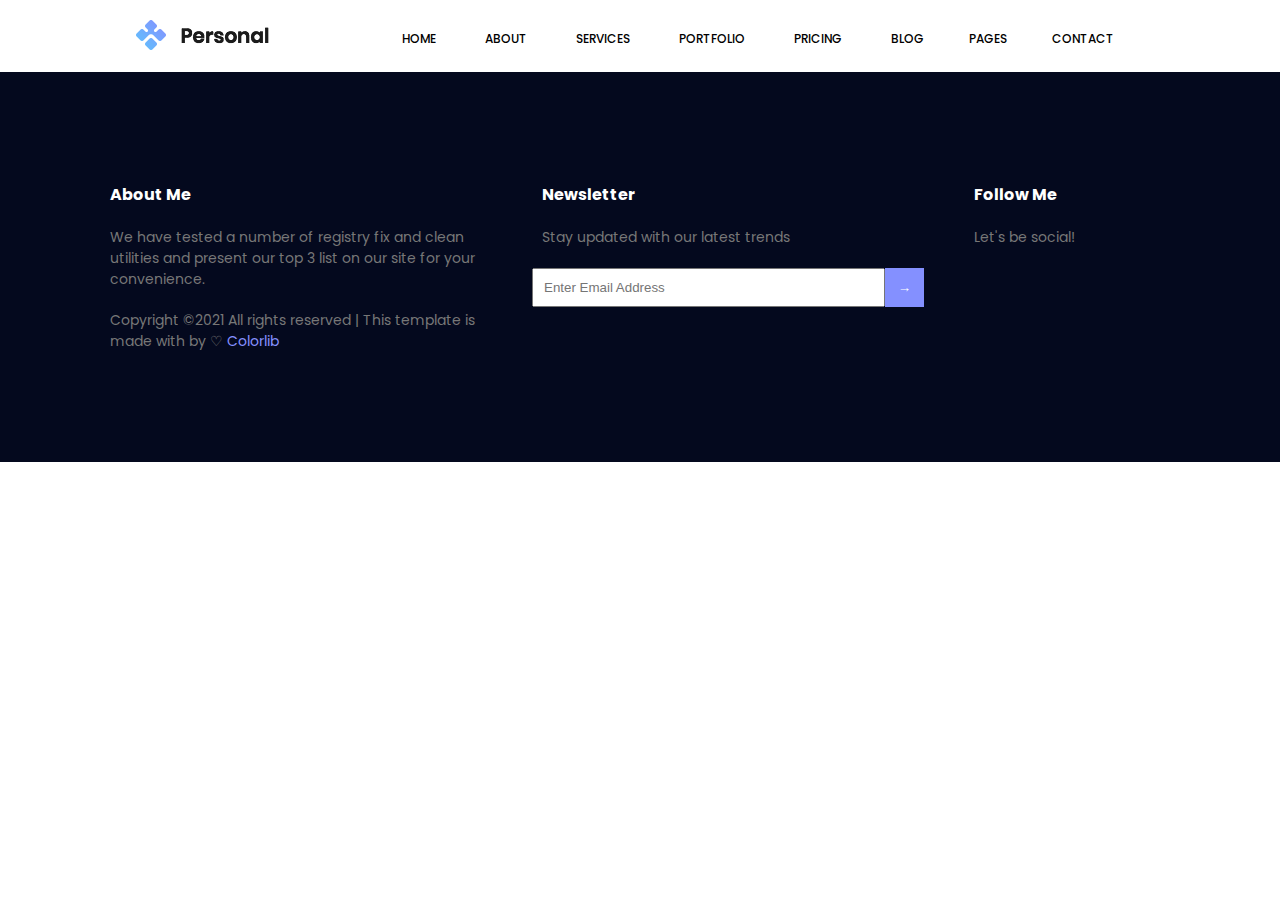
<file: index.html>
<!DOCTYPE html>
<html>
<head>

	<meta charset="UTF-8">
    <meta http-equiv="X-UA-Compatible" content="IE=edge">
    <meta name="viewport" content="width=device-width, initial-scale=1.0">
	<title> Personal Website </title>
    <link rel="preconnect" href="https://fonts.googleapis.com">
	<link rel="preconnect" href="https://fonts.gstatic.com" crossorigin>
	<link href="https://fonts.googleapis.com/css2?family=Poppins:ital,wght@0,100;0,200;0,300;0,400;0,500;0,600;0,700;0,800;0,900;1,100;1,200;1,300;1,400;1,500;1,600;1,700;1,800;1,900&display=swap" rel="stylesheet">
    <link rel="stylesheet" href="assets/css/style.css">
	</head>
	
<body>

	<div class="navbar">
		<div class="container">
			<div class="logo">
	<img src="assets/images/logo.png"" alt="logo">
			</div>

	<ul class="navbar_link">
		<li><a href="index.html">HOME</a></li>
		<li><a href="about.html">ABOUT</a></li>
		<li><a href="services.html">SERVICES</a></li>
		<li><a href="portfolio.html">PORTFOLIO</a></li>
		<li><a href="pricing.html">PRICING</a></li>
		<li><a href="blog.html">BLOG</a>
		<li><a href="pages.html">PAGES</a>
		<li><a href="contact.html">CONTACT</a></li>
	</ul>
</div>
</div>
<footer class="footer">
        <div class="footer-container">
            <div class="footer-item">
                <h4>About Me</h4>
                <p>We have tested a number of registry fix and clean utilities and present our top 3 list on our site for your convenience.</p>
                <p>Copyright ©2021 All rights reserved | This template is made with by ♡ <span>Colorlib</span></p>
            </div>

            <div class="footer-item">
                <h4>Newsletter</h4>
                <p>Stay updated with our latest trends</p>
                <div class="email">
                    <input type="email" class="enter-email" placeholder="Enter Email Address">
                    <input type="button" class="arrow" value="→">
                </div>
            </div>

            <div class="footer-item">
                <h4>Follow Me</h4>
                <p>Let's be social!</p>
                <div class="footer-icons">
                    <a><i class="fab fa-facebook-f"></i></a>
                    <a><i class="fab fa-twitter"></i></a>
                    <a><i class="fab fa-dribbble"></i></a>
                    <a><i class="fab fa-behance"></i></a>
                </div>
            </div>
        </div>
	</footer>
	

    </body>

</html>
</file>
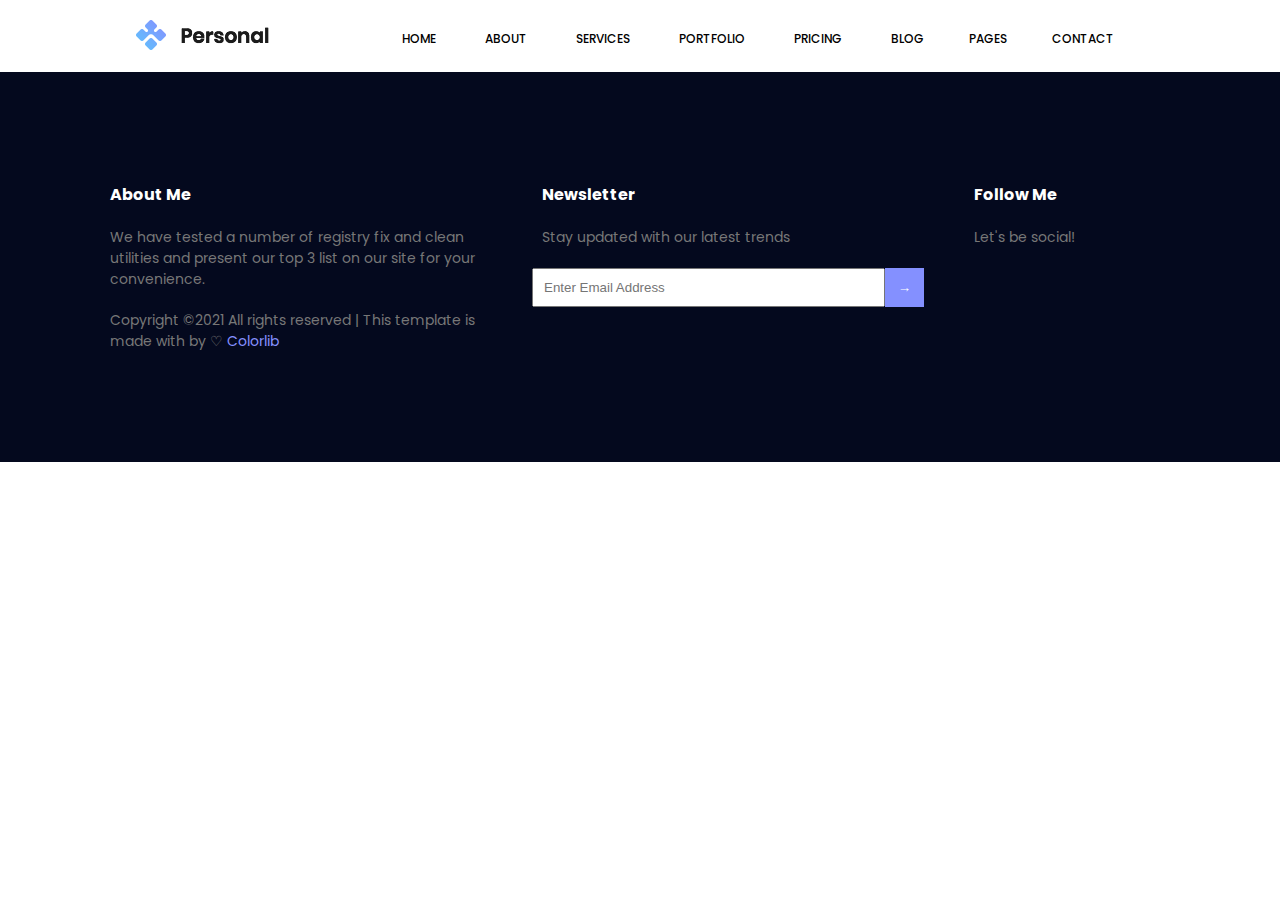
<file: about.html>
<!DOCTYPE html>
<html>
        <head>

                <meta charset="UTF-8">
                <meta http-equiv="X-UA-Compatible" content="IE=edge">
                <meta name="viewport" content="width=device-width, initial-scale=1.0">
                <title> Personal Website </title>
                <link rel="preconnect" href="https://fonts.googleapis.com">
                <link rel="preconnect" href="https://fonts.gstatic.com" crossorigin>
                <link href="https://fonts.googleapis.com/css2?family=Poppins:ital,wght@0,100;0,200;0,300;0,400;0,500;0,600;0,700;0,800;0,900;1,100;1,200;1,300;1,400;1,500;1,600;1,700;1,800;1,900&display=swap" rel="stylesheet">
                <link rel="stylesheet" href="assets/css/style.css">
                </head>
<body>

        <div class="navbar">
                <div class="container">
                    <div class="logo">
            <img src="assets/images/logo.png"" alt="logo">
                    </div>
        
            <ul class="navbar_link">
                <li><a href="index.html">HOME</a></li>
                <li><a href="about.html">ABOUT</a></li>
                <li><a href="services.html">SERVICES</a></li>
                <li><a href="portfolio.html">PORTFOLIO</a></li>
                <li><a href="pricing.html">PRICING</a></li>
                <li><a href="blog.html">BLOG</a>
                <li><a href="pages.html">PAGES</a>
                <li><a href="contact.html">CONTACT</a></li>
            </ul>
        </div>
        </div>

    <footer class="footer">
            <div class="footer-container">
                <div class="footer-item">
                    <h4>About Me</h4>
                    <p>We have tested a number of registry fix and clean utilities and present our top 3 list on our site for your convenience.</p>
                    <p>Copyright ©2021 All rights reserved | This template is made with by ♡ <span>Colorlib</span></p>
                </div>
    
                <div class="footer-item">
                    <h4>Newsletter</h4>
                    <p>Stay updated with our latest trends</p>
                    <div class="email">
                        <input type="email" class="enter-email" placeholder="Enter Email Address">
                        <input type="button" class="arrow" value="→">
                    </div>
                </div>
    
                <div class="footer-item">
                    <h4>Follow Me</h4>
                    <p>Let's be social!</p>
                    <div class="footer-icons">
                        <a><i class="fab fa-facebook-f"></i></a>
                        <a><i class="fab fa-twitter"></i></a>
                        <a><i class="fab fa-dribbble"></i></a>
                        <a><i class="fab fa-behance"></i></a>
                    </div>
                </div>
            </div>
        </footer>

        </body>
        </html>
</file>
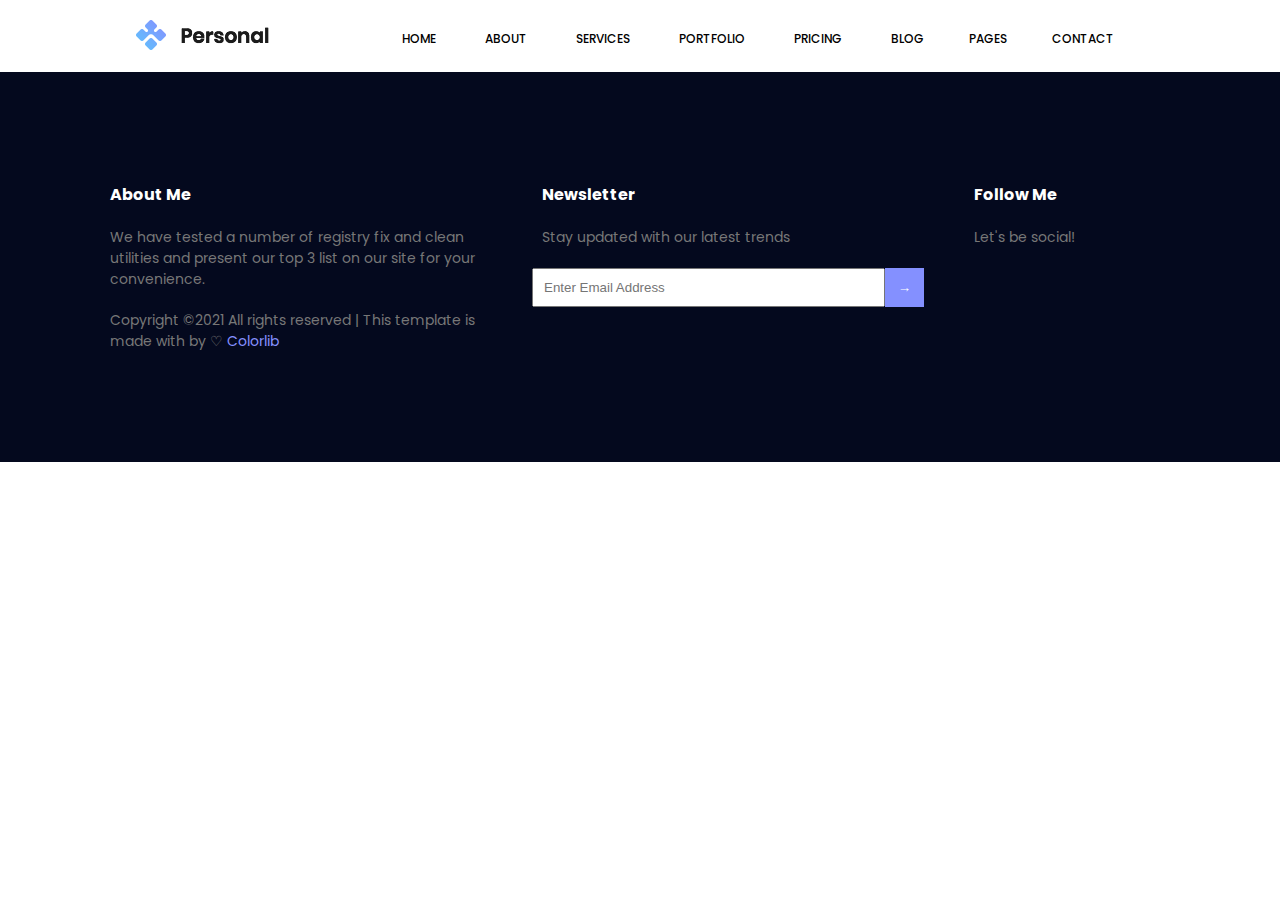
<file: blog.html>
<!DOCTYPE html>

<html>
    <head>

        <meta charset="UTF-8">
        <meta http-equiv="X-UA-Compatible" content="IE=edge">
        <meta name="viewport" content="width=device-width, initial-scale=1.0">
        <title> Personal Website </title>
        <link rel="preconnect" href="https://fonts.googleapis.com">
        <link rel="preconnect" href="https://fonts.gstatic.com" crossorigin>
        <link href="https://fonts.googleapis.com/css2?family=Poppins:ital,wght@0,100;0,200;0,300;0,400;0,500;0,600;0,700;0,800;0,900;1,100;1,200;1,300;1,400;1,500;1,600;1,700;1,800;1,900&display=swap" rel="stylesheet">
        <link rel="stylesheet" href="assets/css/style.css">
        </head>
<body>

    <div class="navbar">
        <div class="container">
            <div class="logo">
    <img src="assets/images/logo.png"" alt="logo">
            </div>

    <ul class="navbar_link">
        <li><a href="index.html">HOME</a></li>
        <li><a href="about.html">ABOUT</a></li>
        <li><a href="services.html">SERVICES</a></li>
        <li><a href="portfolio.html">PORTFOLIO</a></li>
        <li><a href="pricing.html">PRICING</a></li>
        <li><a href="blog.html">BLOG</a>
        <li><a href="pages.html">PAGES</a>
        <li><a href="contact.html">CONTACT</a></li>
    </ul>
</div>
</div>
<footer class="footer">
    <div class="footer-container">
        <div class="footer-item">
            <h4>About Me</h4>
            <p>We have tested a number of registry fix and clean utilities and present our top 3 list on our site for your convenience.</p>
            <p>Copyright ©2021 All rights reserved | This template is made with by ♡ <span>Colorlib</span></p>
        </div>

        <div class="footer-item">
            <h4>Newsletter</h4>
            <p>Stay updated with our latest trends</p>
            <div class="email">
                <input type="email" class="enter-email" placeholder="Enter Email Address">
                <input type="button" class="arrow" value="→">
            </div>
        </div>

        <div class="footer-item">
            <h4>Follow Me</h4>
            <p>Let's be social!</p>
            <div class="footer-icons">
                <a><i class="fab fa-facebook-f"></i></a>
                <a><i class="fab fa-twitter"></i></a>
                <a><i class="fab fa-dribbble"></i></a>
                <a><i class="fab fa-behance"></i></a>
            </div>
        </div>
    </div>
</footer>
</body>
</html>
</file>
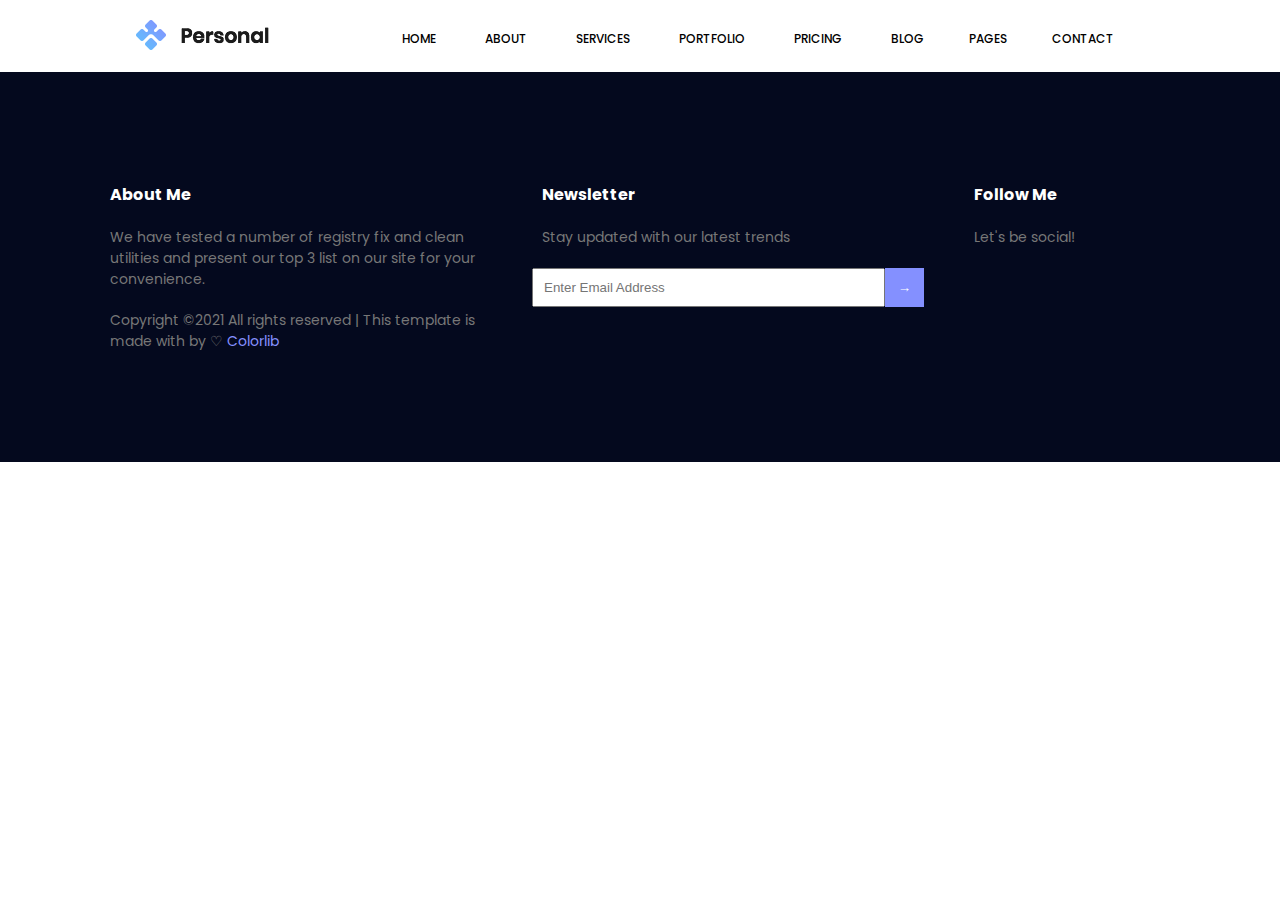
<file: contact.html>
<!DOCTYPE html>
<html>
        <head>

                <meta charset="UTF-8">
                <meta http-equiv="X-UA-Compatible" content="IE=edge">
                <meta name="viewport" content="width=device-width, initial-scale=1.0">
                <title> Personal Website </title>
                <link rel="preconnect" href="https://fonts.googleapis.com">
                <link rel="preconnect" href="https://fonts.gstatic.com" crossorigin>
                <link href="https://fonts.googleapis.com/css2?family=Poppins:ital,wght@0,100;0,200;0,300;0,400;0,500;0,600;0,700;0,800;0,900;1,100;1,200;1,300;1,400;1,500;1,600;1,700;1,800;1,900&display=swap" rel="stylesheet">
                <link rel="stylesheet" href="assets/css/style.css">
                </head>
<body>

        <div class="navbar">
                <div class="container">
                    <div class="logo">
            <img src="assets/images/logo.png"" alt="logo">
                    </div>
        
            <ul class="navbar_link">
                <li><a href="index.html">HOME</a></li>
                <li><a href="about.html">ABOUT</a></li>
                <li><a href="services.html">SERVICES</a></li>
                <li><a href="portfolio.html">PORTFOLIO</a></li>
                <li><a href="pricing.html">PRICING</a></li>
                <li><a href="blog.html">BLOG</a>
                <li><a href="pages.html">PAGES</a>
                <li><a href="contact.html">CONTACT</a></li>
            </ul>
        </div>
        </div>
    <footer class="footer">
            <div class="footer-container">
                <div class="footer-item">
                    <h4>About Me</h4>
                    <p>We have tested a number of registry fix and clean utilities and present our top 3 list on our site for your convenience.</p>
                    <p>Copyright ©2021 All rights reserved | This template is made with by ♡ <span>Colorlib</span></p>
                </div>
    
                <div class="footer-item">
                    <h4>Newsletter</h4>
                    <p>Stay updated with our latest trends</p>
                    <div class="email">
                        <input type="email" class="enter-email" placeholder="Enter Email Address">
                        <input type="button" class="arrow" value="→">
                    </div>
                </div>
    
                <div class="footer-item">
                    <h4>Follow Me</h4>
                    <p>Let's be social!</p>
                    <div class="footer-icons">
                        <a><i class="fab fa-facebook-f"></i></a>
                        <a><i class="fab fa-twitter"></i></a>
                        <a><i class="fab fa-dribbble"></i></a>
                        <a><i class="fab fa-behance"></i></a>
                    </div>
                </div>
            </div>
        </footer>
        </body>
        </html>
</file>
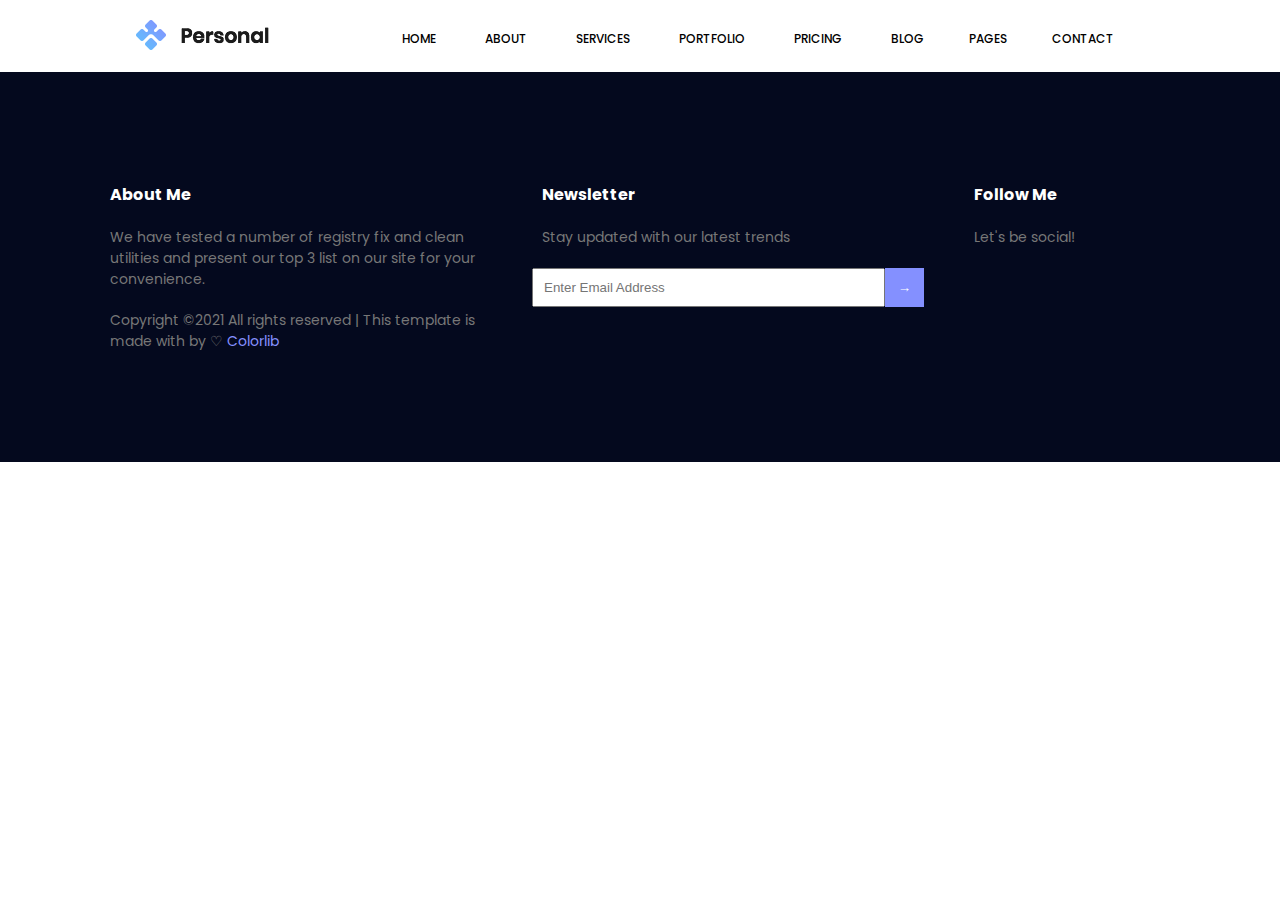
<file: pages.html>
<!DOCTYPE html>
<html>
<head>

	<meta charset="UTF-8">
    <meta http-equiv="X-UA-Compatible" content="IE=edge">
    <meta name="viewport" content="width=device-width, initial-scale=1.0">
	<title> Personal Website </title>
    <link rel="preconnect" href="https://fonts.googleapis.com">
	<link rel="preconnect" href="https://fonts.gstatic.com" crossorigin>
	<link href="https://fonts.googleapis.com/css2?family=Poppins:ital,wght@0,100;0,200;0,300;0,400;0,500;0,600;0,700;0,800;0,900;1,100;1,200;1,300;1,400;1,500;1,600;1,700;1,800;1,900&display=swap" rel="stylesheet">
    <link rel="stylesheet" href="assets/css/style.css">
	</head>
	
<body>

        <div class="navbar">
                <div class="container">
                    <div class="logo">
            <img src="assets/images/logo.png"" alt="logo">
                    </div>
        
            <ul class="navbar_link">
                <li><a href="index.html">HOME</a></li>
                <li><a href="about.html">ABOUT</a></li>
                <li><a href="services.html">SERVICES</a></li>
                <li><a href="portfolio.html">PORTFOLIO</a></li>
                <li><a href="pricing.html">PRICING</a></li>
                <li><a href="blog.html">BLOG</a>
                <li><a href="pages.html">PAGES</a>
                <li><a href="contact.html">CONTACT</a></li>
            </ul>
        </div>
        </div>
    <footer class="footer">
            <div class="footer-container">
                <div class="footer-item">
                    <h4>About Me</h4>
                    <p>We have tested a number of registry fix and clean utilities and present our top 3 list on our site for your convenience.</p>
                    <p>Copyright ©2021 All rights reserved | This template is made with by ♡ <span>Colorlib</span></p>
                </div>
    
                <div class="footer-item">
                    <h4>Newsletter</h4>
                    <p>Stay updated with our latest trends</p>
                    <div class="email">
                        <input type="email" class="enter-email" placeholder="Enter Email Address">
                        <input type="button" class="arrow" value="→">
                    </div>
                </div>
    
                <div class="footer-item">
                    <h4>Follow Me</h4>
                    <p>Let's be social!</p>
                    <div class="footer-icons">
                        <a><i class="fab fa-facebook-f"></i></a>
                        <a><i class="fab fa-twitter"></i></a>
                        <a><i class="fab fa-dribbble"></i></a>
                        <a><i class="fab fa-behance"></i></a>
                    </div>
                </div>
            </div>
        </footer>
        </body>
        </html>
</file>
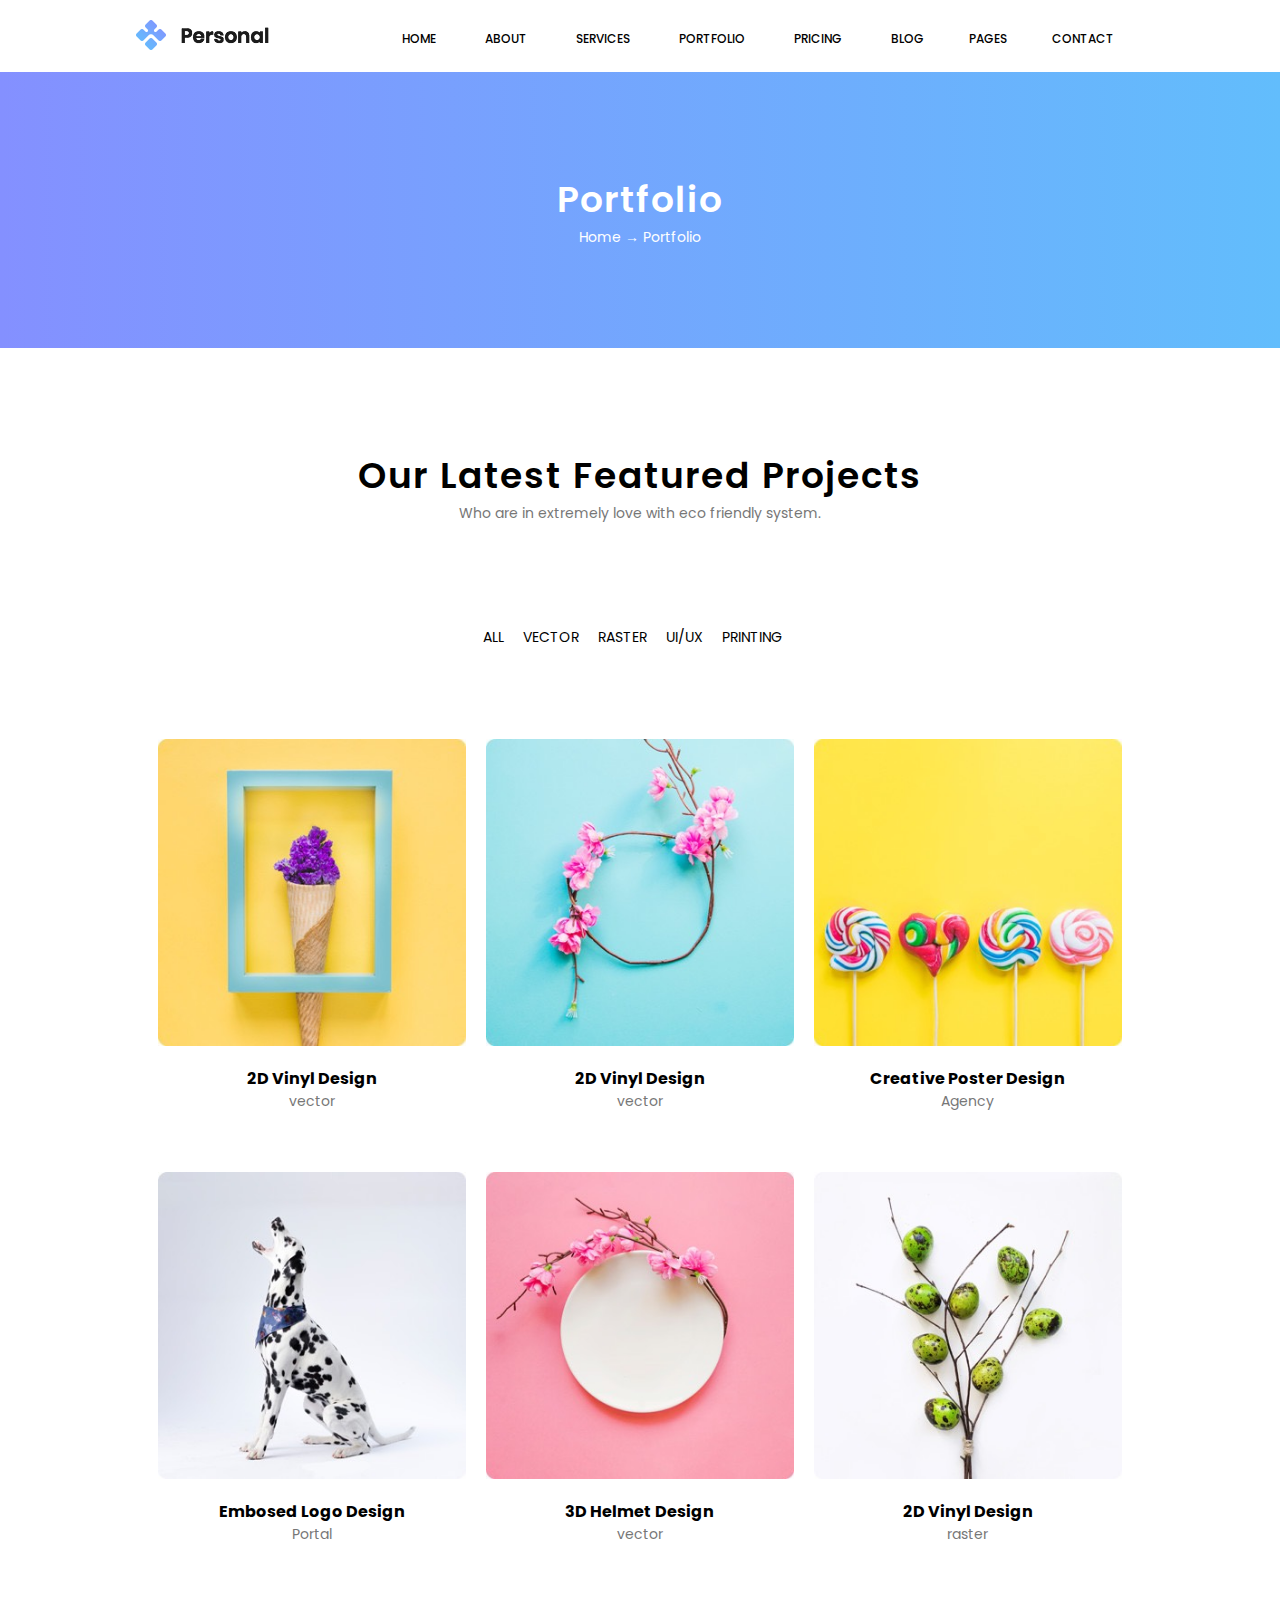
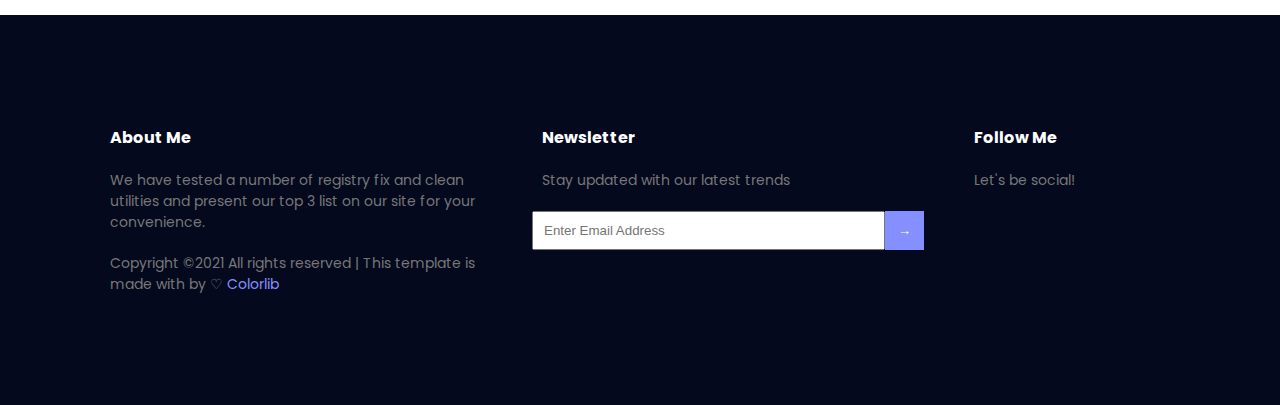
<file: portfolio.html>
<!DOCTYPE html>
<html>
<head>

	<meta charset="UTF-8">
    <meta http-equiv="X-UA-Compatible" content="IE=edge">
    <meta name="viewport" content="width=device-width, initial-scale=1.0">
	<title> Personal Website </title>
    <link rel="preconnect" href="https://fonts.googleapis.com">
	<link rel="preconnect" href="https://fonts.gstatic.com" crossorigin>
	<link href="https://fonts.googleapis.com/css2?family=Poppins:ital,wght@0,100;0,200;0,300;0,400;0,500;0,600;0,700;0,800;0,900;1,100;1,200;1,300;1,400;1,500;1,600;1,700;1,800;1,900&display=swap" rel="stylesheet">
    <link rel="stylesheet" href="assets/css/style.css">
	</head>
	
<body>

	<div class="navbar">
		<div class="container">
			<div class="logo">
	<img src="assets/images/logo.png"" alt="logo">
			</div>

	<ul class="navbar_link">
		<li><a href="index.html">HOME</a></li>
		<li><a href="about.html">ABOUT</a></li>
		<li><a href="services.html">SERVICES</a></li>
		<li><a href="portfolio.html">PORTFOLIO</a></li>
		<li><a href="pricing.html">PRICING</a></li>
		<li><a href="blog.html">BLOG</a>
		<li><a href="pages.html">PAGES</a>
		<li><a href="contact.html">CONTACT</a></li>
	</ul>
</div>
</div>

<div class="portfolio__header">
    <div class="container">
        <h2>Portfolio</h2>
        <p>Home → Portfolio</p>
    </div>
</div>

<section class="portfolio">

    <div class="container">

        <div class="latest__projects__header">
            <h2>Our Latest Featured Projects</h2>

            <p>Who are in extremely love with eco friendly system.</p>

            <ul class="navbar__sublinks">
                <li><a href="">ALL</a></li>
                <li><a href="">VECTOR</a></li>
                <li><a href="">RASTER</a></li>
                <li><a href="">UI/UX</a></li>
                <li><a href="">PRINTING</a></li>
            </ul>

        </div>

        <div class="latest__projects__content">

            <div class="latest__projects__item">
                <div class="gallery">
                    <img src="./assets/images/violet_flower.jpeg" alt="2D Vinyl Design">
                    <div class="overlay">
                        <img src="./assets/images/telescope.png" alt="telescope">
                    </div>
                </div>
                <h4>2D Vinyl Design</h4>
                <p>vector</p>
            </div>

            <div class="latest__projects__item">
                <div class="gallery">
                    <img src="./assets/images/flower2.jpeg" alt="2D Vinyl Design">
                    <div class="overlay">
                        <img src="./assets/images/telescope.png" alt="telescope">
                    </div>
                </div>
                <h4>2D Vinyl Design</h4>
                <p>vector</p>
            </div>

            <div class="latest__projects__item">
                <div class="gallery">
                    <img src="./assets/images/lollipop.jpeg" alt="Creative Poster Design">
                    <div class="overlay">
                        <img src="./assets/images/telescope.png" alt="telescope">
                    </div>
                </div>
                <h4>Creative Poster Design</h4>
                <p>Agency</p>
            </div>

            <div class="latest__projects__item">
                <div class="gallery">
                    <img src="./assets/images/dog.jpeg" alt="Embosed Logo Design">
                    <div class="overlay">
                        <img src="./assets/images/telescope.png" alt="telescope">
                    </div>
                </div>
                <h4>Embosed Logo Design</h4>
                <p>Portal</p>
            </div>

            <div class="latest__projects__item">
                <div class="gallery">
                    <img src="./assets/images/flower3.jpeg" alt="3D Helmet Design">
                    <div class="overlay">
                        <img src="./assets/images/telescope.png" alt="telescope">
                    </div>
                </div>
                <h4>3D Helmet Design</h4>
                <p>vector</p>
            </div>

            <div class="latest__projects__item">
                <div class="gallery">
                    <img src="./assets/images/green.jpeg" alt="2D Vinyl Design">
                    <div class="overlay">
                        <img src="./assets/images/telescope.png" alt="telescope">
                    </div>
                </div>
                <h4>2D Vinyl Design</h4>
                <p>raster</p>
            </div>
        </div>
    </div>

</section>
<footer class="footer">
        <div class="footer-container">
            <div class="footer-item">
                <h4>About Me</h4>
                <p>We have tested a number of registry fix and clean utilities and present our top 3 list on our site for your convenience.</p>
                <p>Copyright ©2021 All rights reserved | This template is made with by ♡ <span>Colorlib</span></p>
            </div>

            <div class="footer-item">
                <h4>Newsletter</h4>
                <p>Stay updated with our latest trends</p>
                <div class="email">
                    <input type="email" class="enter-email" placeholder="Enter Email Address">
                    <input type="button" class="arrow" value="→">
                </div>
            </div>

            <div class="footer-item">
                <h4>Follow Me</h4>
                <p>Let's be social!</p>
                <div class="footer-icons">
                    <a><i class="fab fa-facebook-f"></i></a>
                    <a><i class="fab fa-twitter"></i></a>
                    <a><i class="fab fa-dribbble"></i></a>
                    <a><i class="fab fa-behance"></i></a>
                </div>
            </div>
        </div>
	</footer>
    </body>

</html>
</file>
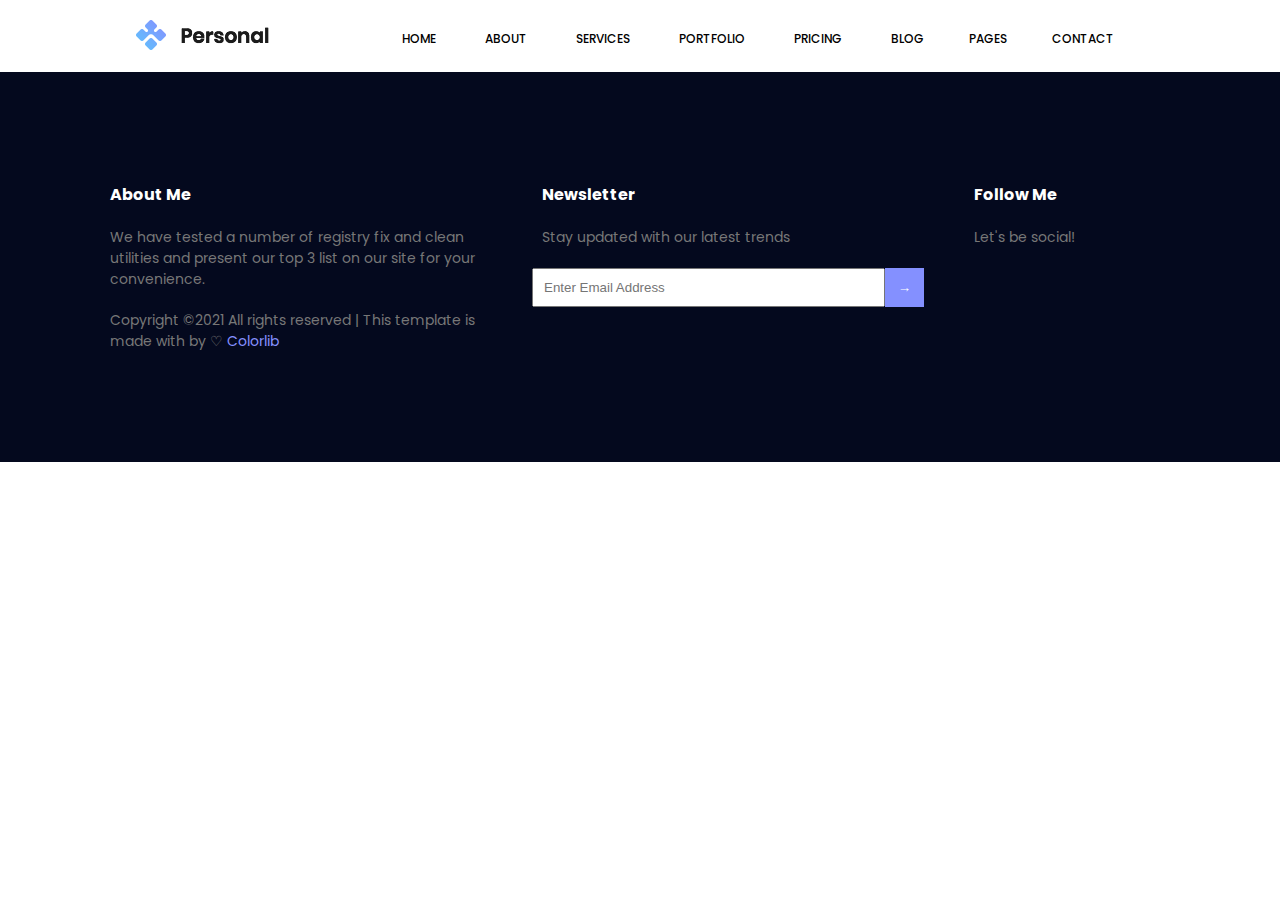
<file: pricing.html>
<!DOCTYPE html>
<html>
        <head>

                <meta charset="UTF-8">
                <meta http-equiv="X-UA-Compatible" content="IE=edge">
                <meta name="viewport" content="width=device-width, initial-scale=1.0">
                <title> Personal Website </title>
                <link rel="preconnect" href="https://fonts.googleapis.com">
                <link rel="preconnect" href="https://fonts.gstatic.com" crossorigin>
                <link href="https://fonts.googleapis.com/css2?family=Poppins:ital,wght@0,100;0,200;0,300;0,400;0,500;0,600;0,700;0,800;0,900;1,100;1,200;1,300;1,400;1,500;1,600;1,700;1,800;1,900&display=swap" rel="stylesheet">
                <link rel="stylesheet" href="assets/css/style.css">
                </head>
<body>

        <div class="navbar">
                <div class="container">
                    <div class="logo">
            <img src="assets/images/logo.png"" alt="logo">
                    </div>
        
            <ul class="navbar_link">
                <li><a href="index.html">HOME</a></li>
                <li><a href="about.html">ABOUT</a></li>
                <li><a href="services.html">SERVICES</a></li>
                <li><a href="portfolio.html">PORTFOLIO</a></li>
                <li><a href="pricing.html">PRICING</a></li>
                <li><a href="blog.html">BLOG</a>
                <li><a href="pages.html">PAGES</a>
                <li><a href="contact.html">CONTACT</a></li>
            </ul>
        </div>
        </div>
    <footer class="footer">
            <div class="footer-container">
                <div class="footer-item">
                    <h4>About Me</h4>
                    <p>We have tested a number of registry fix and clean utilities and present our top 3 list on our site for your convenience.</p>
                    <p>Copyright ©2021 All rights reserved | This template is made with by ♡ <span>Colorlib</span></p>
                </div>
    
                <div class="footer-item">
                    <h4>Newsletter</h4>
                    <p>Stay updated with our latest trends</p>
                    <div class="email">
                        <input type="email" class="enter-email" placeholder="Enter Email Address">
                        <input type="button" class="arrow" value="→">
                    </div>
                </div>
    
                <div class="footer-item">
                    <h4>Follow Me</h4>
                    <p>Let's be social!</p>
                    <div class="footer-icons">
                        <a><i class="fab fa-facebook-f"></i></a>
                        <a><i class="fab fa-twitter"></i></a>
                        <a><i class="fab fa-dribbble"></i></a>
                        <a><i class="fab fa-behance"></i></a>
                    </div>
                </div>
            </div>
        </footer>

        </body>
        </html>
</file>
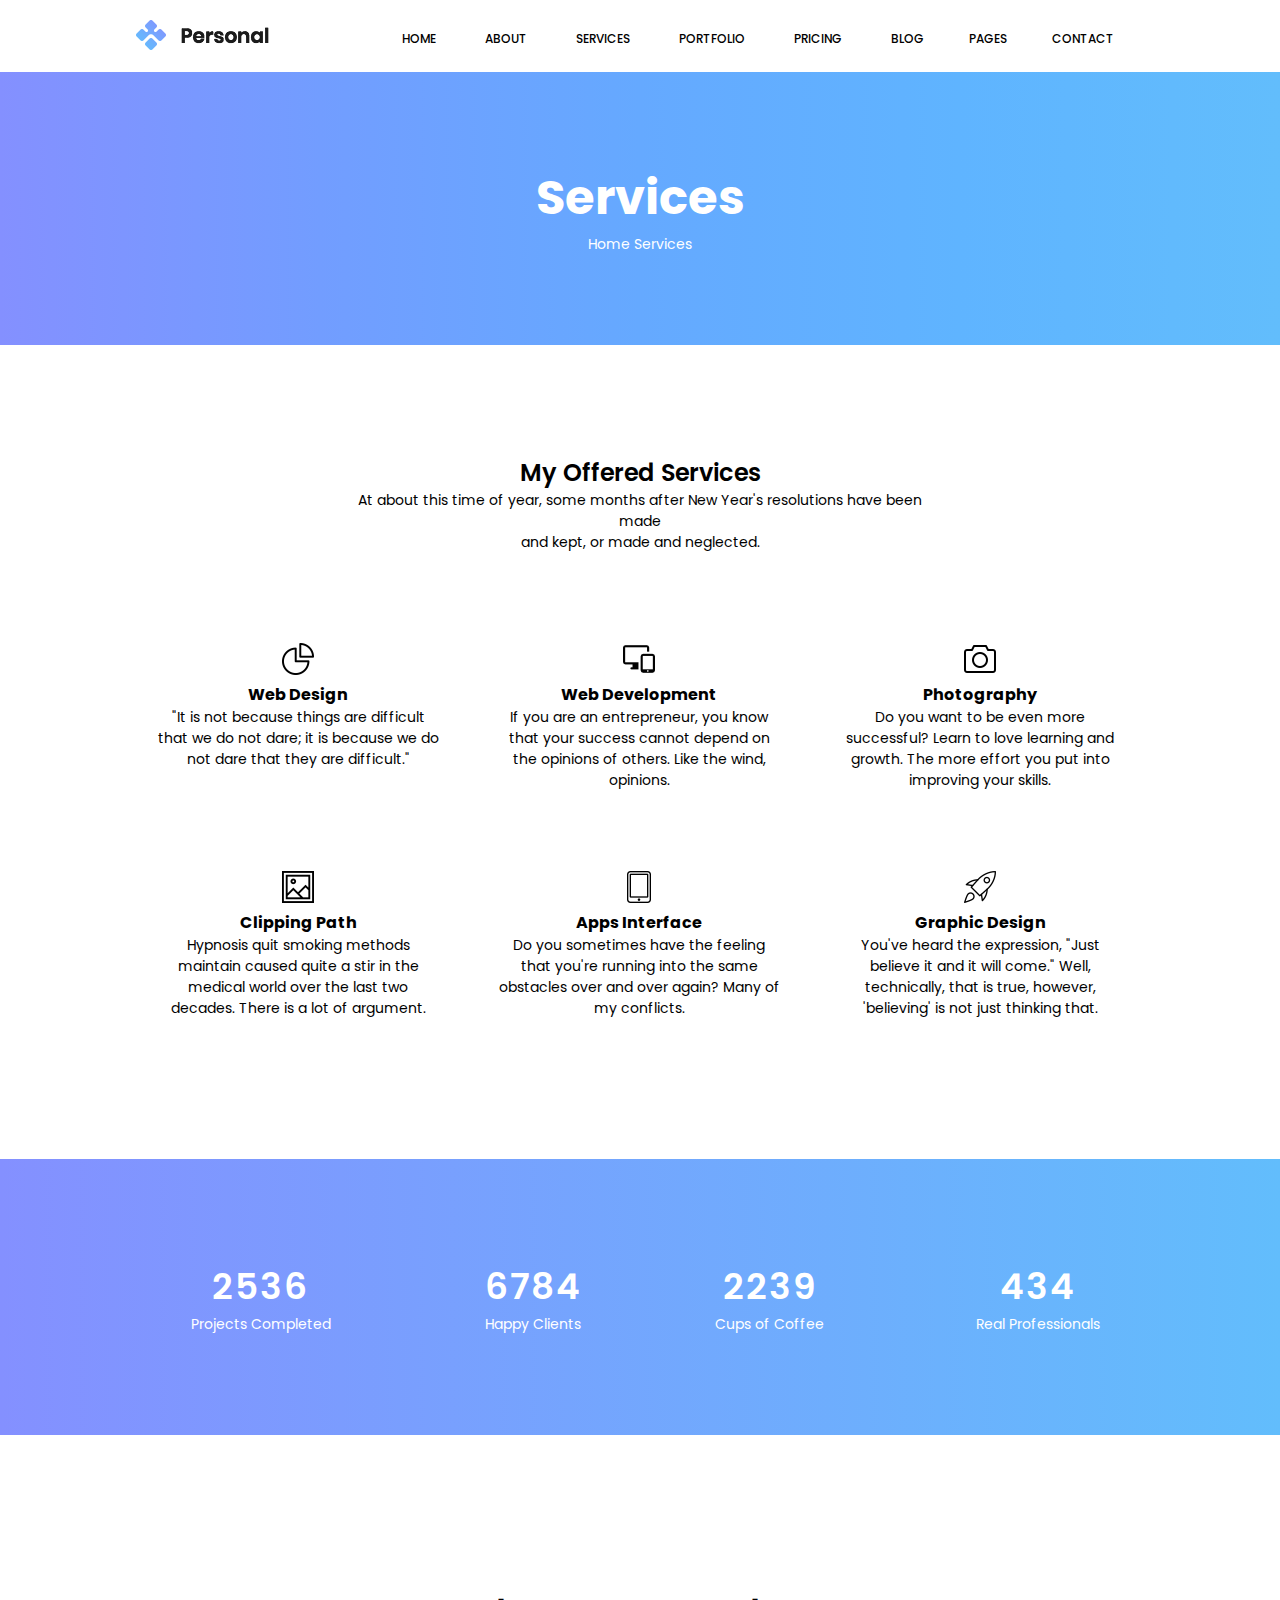
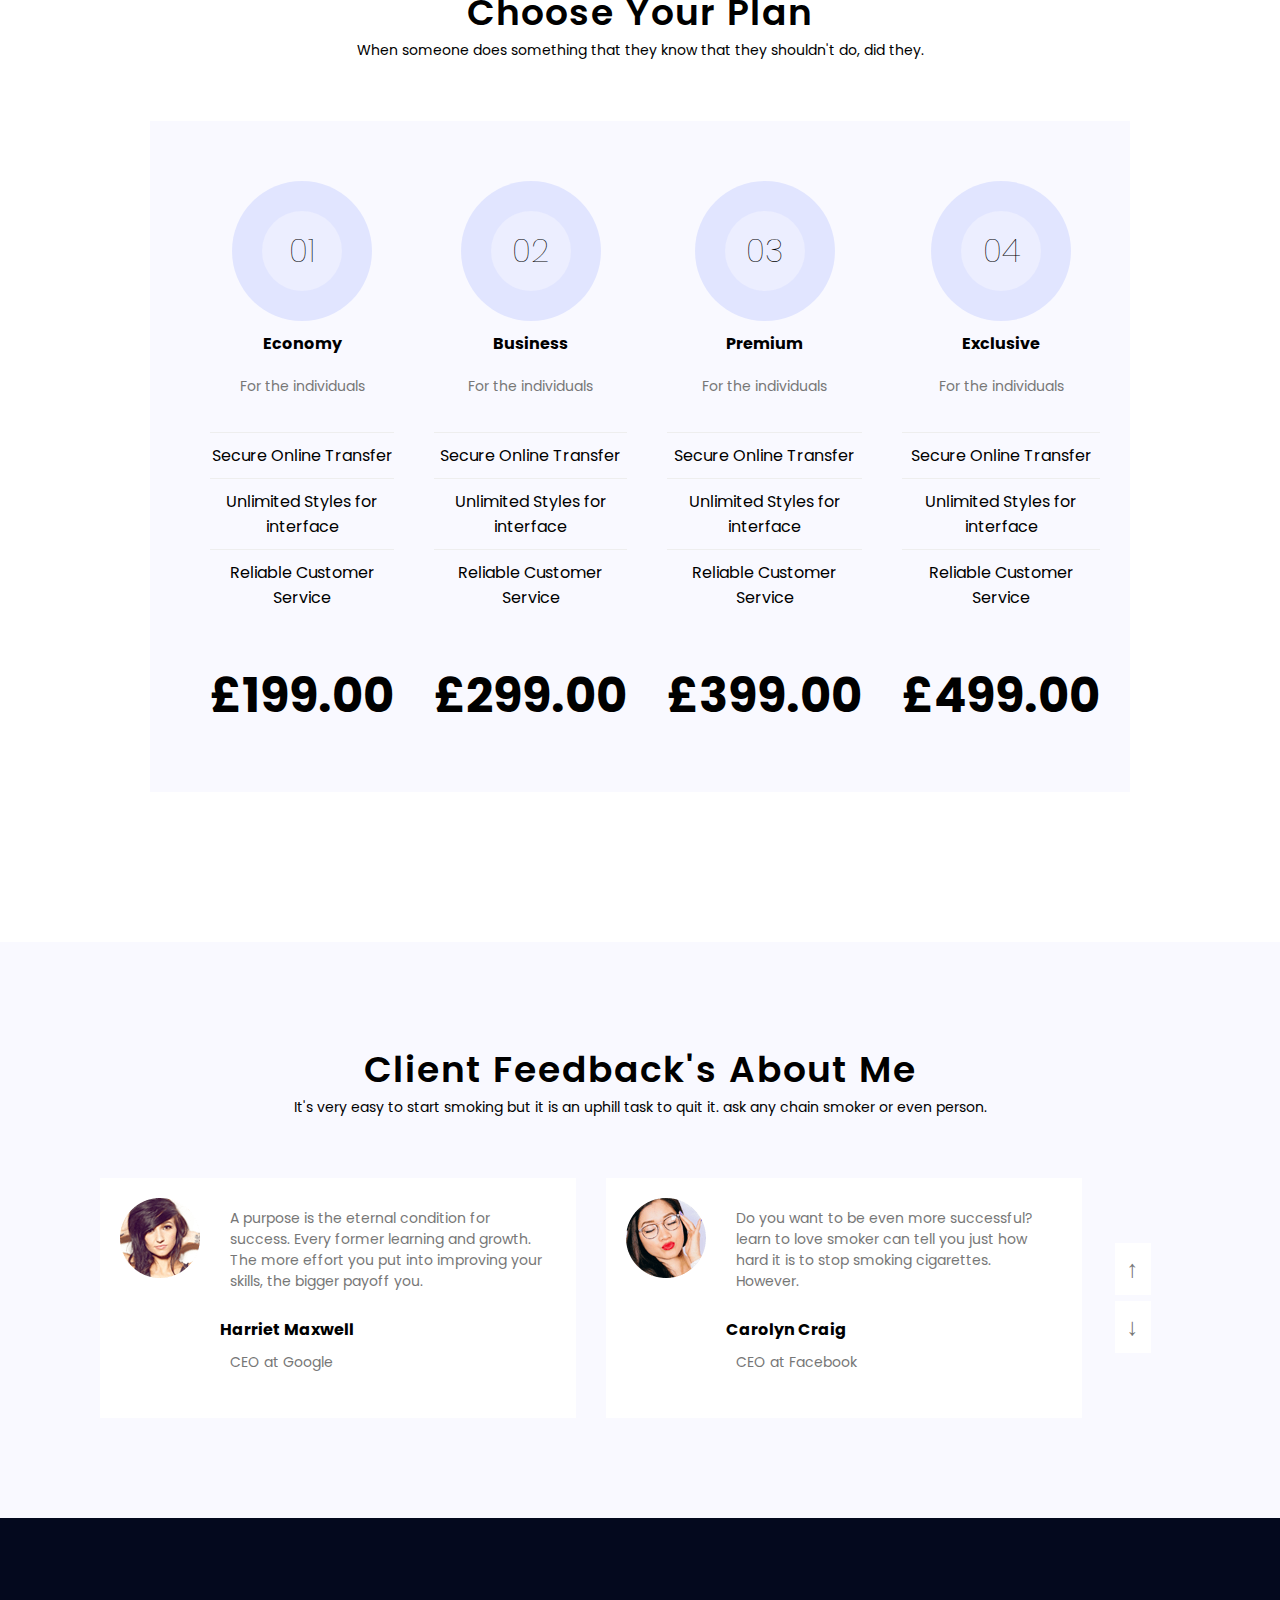
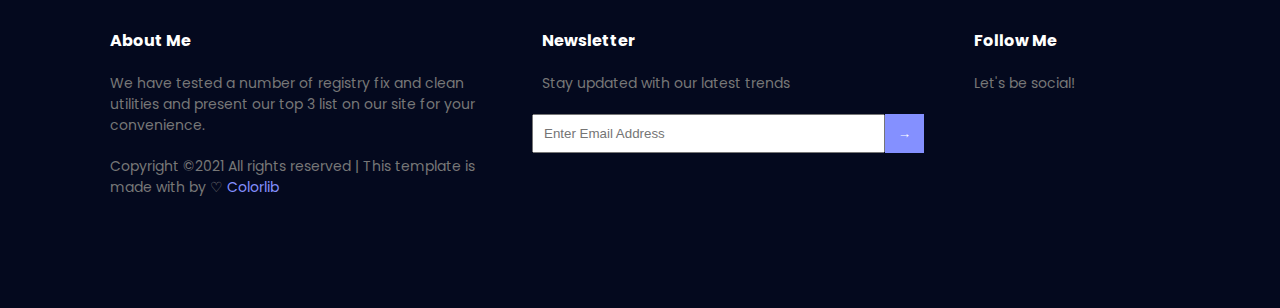
<file: services.html>
<!DOCTYPE html>
<html>
<head>

	<meta charset="UTF-8">
    <meta http-equiv="X-UA-Compatible" content="IE=edge">
    <meta name="viewport" content="width=device-width, initial-scale=1.0">
	<title> Personal Website </title>
    <link rel="preconnect" href="https://fonts.googleapis.com">
	<link rel="preconnect" href="https://fonts.gstatic.com" crossorigin>
	<link href="https://fonts.googleapis.com/css2?family=Poppins:ital,wght@0,100;0,200;0,300;0,400;0,500;0,600;0,700;0,800;0,900;1,100;1,200;1,300;1,400;1,500;1,600;1,700;1,800;1,900&display=swap" rel="stylesheet">
    <link rel="stylesheet" href="assets/css/style.css">
	</head>
	
<body>

	<div class="navbar">
		<div class="container">
			<div class="logo">
	<img src="assets/images/logo.png"" alt="logo">
			</div>

	<ul class="navbar_link">
		<li><a href="index.html">HOME</a></li>
		<li><a href="about.html">ABOUT</a></li>
		<li><a href="services.html">SERVICES</a></li>
		<li><a href="portfolio.html">PORTFOLIO</a></li>
		<li><a href="pricing.html">PRICING</a></li>
		<li><a href="blog.html">BLOG</a>
		<li><a href="pages.html">PAGES</a>
		<li><a href="contact.html">CONTACT</a></li>
	</ul>
</div>
</div>


    <div class="services">
        <div class="container">
            <div class="services-home">
                <h1>Services</h1>
                <p>Home Services</p>
            </div>
        </div>
        
    </div>
    
    <section class="services-section">
    <div class="offered-services">
        <div class="container">
            <div class="offered-services-list">
                    <h3>My Offered Services</h3>
                    <p>At about this time of year, some months after New Year's resolutions have been made
                        <br> and kept, or made and neglected.
                    </p>
            </div>
            <div class="contents">
            <div class="services_content">
                <img src="./assets/images/web-design.png" alt="web design">
                <h4>Web Design</h4>
                        <p>"It is not because things are difficult that we do not dare; it is because we do not dare that
                            they are difficult."</p>
            </div>
    
            <div class="services_content">
                <img src="./assets/images/web-development.png" alt="web development">
                <h4>Web Development</h4>
                        <p>If you are an entrepreneur, you know that your success cannot depend on the opinions of
                            others. Like the wind, opinions.</p>
    
    
    
            </div>
    
            <div class="services_content">
                <img src="./assets/images/photography.png" alt="photography">
                <h4>Photography</h4>
                <p>Do you want to be even more successful? Learn to love learning and growth. The more effort you
                    put into improving your skills.</p>
            </div>
    
    
            <div class="services_content">
                <img src="./assets/images/clipping-path.png" alt="clipping path">
                <h4>Clipping Path</h4>
                <p>Hypnosis quit smoking methods maintain caused quite a stir in the medical world over the last two
                    decades. There is a lot of argument.</p>
            </div>
    
            <div class="services_content">
                <img src="./assets/images/apps-interface.png" alt="apps interface">
                <h4>Apps Interface</h4>
                <p>Do you sometimes have the feeling that you're running into the same obstacles over and over
                    again? Many of my conflicts.</p>
            </div>
    
            <div class="services_content">
                <img src="./assets/images/graphic-design.png" alt="graphic design">
                <h4>Graphic Design</h4>
                <p>You've heard the expression, "Just believe it and it will come." Well, technically, that is true,
                    however, 'believing' is not just thinking that.</p>
            </div>
            </div>
        </div>
    </div>
    
    <div class="status">
        <div class="status_item">
            <h2>2536</h2>
            <p>Projects Completed</p>
        </div>

        <div class="status_item">
            <h2>6784</h2>
            <p>Happy Clients</p>
        </div>

        <div class="status_item">
            <h2>2239</h2>
            <p>Cups of Coffee</p>
        </div>

        <div class="status_item">
            <h2>434</h2>
            <p>Real Professionals</p>
        </div>
    </div>
    </section>

    <div class="choose-your-plan">
        <div class="plan-header">
            <h2>Choose Your Plan</h2>
            <p>When someone does something that they know that they shouldn't do, did they.</p>
        </div>

        <div class="plan-content">
            <div class="plan-item">
                <div class="plan-name">
                    <div class="plan-number">
                        <h4>01</h4>
                    </div>
                    <h4>Economy</h4>
                    <p>For the individuals</p>
                </div>
                <div class="plan-description">
                    <ul>
                        <li>Secure Online Transfer</li>
                        <li>Unlimited Styles for interface</li>
                        <li>Reliable Customer Service</li>
                    </ul>
                </div>
                <h1>£199.00</h1>
            </div>

            <div class="plan-item">
                <div class="plan-name">
                    <div class="plan-number">
                        <h4>02</h4>
                    </div>
                    <h4>Business</h4>
                    <p>For the individuals</p>
                </div>
                <div class="plan-description">
                    <ul>
                        <li>Secure Online Transfer</li>
                        <li>Unlimited Styles for interface</li>
                        <li>Reliable Customer Service</li>
                    </ul>
                </div>
                <h1>£299.00</h1>
            </div>

            <div class="plan-item">
                <div class="plan-name">
                    <div class="plan-number">
                        <h4>03</h4>
                    </div>
                    <h4>Premium</h4>
                    <p>For the individuals</p>
                </div>
                <div class="plan-description">
                    <ul>
                        <li>Secure Online Transfer</li>
                        <li>Unlimited Styles for interface</li>
                        <li>Reliable Customer Service</li>
                    </ul>
                </div>
                <h1>£399.00</h1>
            </div>

            <div class="plan-item">
                <div class="plan-name">
                    <div class="plan-number">
                        <h4>04</h4>
                    </div>
                    <h4>Exclusive</h4>
                    <p>For the individuals</p>
                </div>
                <div class="plan-description">
                    <ul>
                        <li>Secure Online Transfer</li>
                        <li>Unlimited Styles for interface</li>
                        <li>Reliable Customer Service</li>
                    </ul>
                </div>
                <h1>£499.00</h1>
            </div>
        </div>
    </div>

    <div class="feedback">
	
			<div class="feedback-header">
			<h2>Client Feedback's About Me</h2>
			<p>It's very easy to start smoking but it is an uphill task
				to quit it. ask any chain smoker or even person.
			</p>
		</div>
		<div class="feedback-content">
			<div class="feedback-users">
				<img src="assets/images/user1.png">
				<div class="feedback-details">
					<p>A purpose is the eternal condition for success.
						Every former learning and growth. The more effort you put into improving your skills,
						the bigger payoff you.
					</p>
					<h5>Harriet Maxwell</h5>
					<p>CEO at Google</p>
				</div>
			</div>
			<div class="feedback-users">
				<img src="assets/images/user2.png">
				<div class="feedback-details">
					<p>Do you want to be even more successful? learn to love smoker
						can tell you just how hard it is to stop smoking cigarettes. However.
					</p>
					<h5>Carolyn Craig</h5>
					<p>CEO at Facebook</p>
				</div>
			</div>

			<div class="up-down-btns">
					<input type="button" class="up-btn" value="↑">
					<input type="button" class="down-btn" value="↓">
				</div>

		</div>
	
</div>
<footer class="footer">
        <div class="footer-container">
            <div class="footer-item">
                <h4>About Me</h4>
                <p>We have tested a number of registry fix and clean utilities and present our top 3 list on our site for your convenience.</p>
                <p>Copyright ©2021 All rights reserved | This template is made with by ♡ <span>Colorlib</span></p>
            </div>

            <div class="footer-item">
                <h4>Newsletter</h4>
                <p>Stay updated with our latest trends</p>
                <div class="email">
                    <input type="email" class="enter-email" placeholder="Enter Email Address">
                    <input type="button" class="arrow" value="→">
                </div>
            </div>

            <div class="footer-item">
                <h4>Follow Me</h4>
                <p>Let's be social!</p>
                <div class="footer-icons">
                    <a><i class="fab fa-facebook-f"></i></a>
                    <a><i class="fab fa-twitter"></i></a>
                    <a><i class="fab fa-dribbble"></i></a>
                    <a><i class="fab fa-behance"></i></a>
                </div>
            </div>
        </div>
	</footer>
</body>    
</html>
</file>
<file: assets/css/style.css>
* {
  box-sizing: border-box;
  padding: 0;
  margin: 0;
}

body {
  font-family: 'Poppins', sans-serif;
}

.container{
  width: 80%;
  margin: 0 auto;
}


h1{
  font-size: 48px;
}

h2{
  font-size: 36px;
  font-weight: 600;
  letter-spacing: 2px;
}

h3{
  font-size: 24px;
  font-weight: 600;
}


p{
  font-size: 14px;
}


.navbar{
  overflow: auto;
  padding: 20px 10px 15px;
  box-shadow: 0 5px 5px 1px #eee;
}

.logo{
  float: left;
}

.navbar_link{
  float: right;
}

.navbar_link li{
  display: inline-block;
  padding: 10px 15px 0 15px;
  text-transform: uppercase;
  font-size: 12px;
  font-weight: 500;
}

.navbar_link li a{
  list-style: none;
  display: inline-block;
  margin-right: 15px;
  color:#000;
  text-decoration: none;
}

.navbar_link li a:hover{
  text-decoration: none;
  color:#8490ff;
}




.services{
  background-image: linear-gradient(to right, #8490ff, #729dff, #65a9ff, #5fb4ff, #62bdfc);
  padding: 90px 0;
}


.services-home{
  color: #fff;
  text-align: center;
}

.services-home p>i{
  font-size: 10px;
  padding: 0 10px;
}

/* offered services  */

.offered-services{
  text-align: center;
  padding: 100px 0 60px;
  overflow: auto;
}

.offered-services-list {
  width: 58%;
  margin: 10px auto;
}

.contents{
  padding: 80px 0 0;
  overflow: auto;
}

.services_content{
  width: 33.3%;
  float: left;
  margin-bottom: 80px;
  padding: 0px 30px;
}

.services_content i{
  margin-bottom: 25px;
}

.services_content h3{
  margin-bottom: 15px;
}

.status {
  display: table;
  margin: 0 auto 80px;
  width: 100%;
  background: linear-gradient(to right, #8490ff, #62bdfc);
  text-align: center;
  color: #ffffff;
  padding: 100px;
  margin-bottom: 100px;
}

.status_item {
  display: table-cell;
  vertical-align: middle;
}

.feedback {
  background: #f9f9ff;
  padding: 100px;
}

.feedback-header {
  margin-bottom: 60px;
  text-align: center;
}
.feedback-content{
  display: flex;
}

.feedback-users {
  background: #ffffff;
    width: 600px;
    float: left;
    margin-right: 30px;
    padding: 20px;
}

.feedback-users img{
  float: left;
}
.feedback-users h4{
  padding: 10px;
}
.feedback-users p {
  color: #777777;
  padding: 10px;
}
.feedback-details {
  margin-left: 100px;
}

.feedback-details p{
  margin-bottom: 15px;
}

.feedback-details h5{
  font-size: 16px;
}


.up-down-btns {
  float: right;
  align-self: center;
}

.up-btn, .down-btn {
  cursor: pointer;
    padding: 12px;
    margin: 3px;
    border: none;
    background: #ffffff;
    color: #777777;
    font-size: 24px;
}

.portfolio__header {
  background: linear-gradient(to right, #8490ff, #62bdfc);
  text-align: center;
  color: #ffffff;
  padding: 100px;
  margin-bottom: 100px;
}

.latest__projects__header {
  margin-bottom: 80px;
  text-align: center;
}

.latest__projects__header p,
.latest__projects__item p {
    color: #777777;
}

.latest__projects__content {
  display: table;
  margin: 20px;
}

.latest__projects__item {
  width: 33.33%;
  float: left;
  padding: 10px;
  text-align: center;
  margin-bottom: 40px;
}

.navbar__sublinks {
  vertical-align: middle;
  margin-top: 100px;
}

.navbar__sublinks li {
  list-style: none;
  display: inline-block;
  margin-right: 15px;
}

.navbar__sublinks li a {
  text-decoration: none;
  color: black;
  font-size: 14px;
}

.gallery img {
  display: block;
  width: 100%;
  margin-bottom: 20px;
  position: relative;
}

.latest__projects__item .gallery{
  position: relative;
}

.latest__projects__item .overlay {
  position: absolute;
  top: 0;
  left: 0;
  width: 100%;
  height: 100%;
  display: table;
  background: rgb(132, 144, 255, 0.5);
  opacity: 0;
  transition: all 0.25s ease-in-out;
  display: flex;
  justify-content: center;
  align-items: center;
}

.latest__projects__item .gallery:hover .overlay {
  opacity: 1;
}

.latest__projects__item .overlay img {
  width: 32px;
  display: table-cell;
  vertical-align: middle;
}

.choose-your-plan {
  margin: 150px;
}

.plan-header {
  margin-bottom: 60px;
  text-align: center;
  }

  .plan-content {
    background: #f9f9ff;
    display: flex;
    padding: 40px;
}

.plan-number {
  border: 30px solid rgba(132, 144, 255, 0.1);
  border-radius: 50%;
  height: 140px;
  width: 140px;
  margin: 0 auto;
  background-color: rgba(132, 144, 255, 0.1);
  align-items: center;
  display: table;
}

.plan-number h4 {
  display: table-cell;
  vertical-align: middle;
  font-size: xx-large;
  font-weight: lighter;
}

.plan-item {
  padding: 20px;
  text-align: center;
}

.plan-item h1 {
  margin-top: 40px;
}

.plan-name p {
  margin-bottom: 25px;
  color: #777777;
}

.plan-name h4, .plan-name h1, .plan-name p{
  padding: 10px;
}
.plan-description li {
  list-style: none;
  padding: 10px 0;
  border-top: 1px solid #eee;
}


.footer-container {
  background: #04091e;
  display: table;
  color: #ffffff;
  padding: 100px;
}

.footer-item {
  width: 40%;
  padding-right: 40px;
  display: table-cell;
}

span {
  color: #8490ff;
}
.footer-item p {
  color: #777777;
}
.footer-item h4,
.footer-item p {
  padding: 10px;
}

.email {
  display: table;
  width: 100%;
}

.enter-email {
  padding: 10px;
  width: 90%;
  margin: 10px 0;
}

.arrow {
  cursor: pointer;
  width: 10%;
  background: #8490ff;
  color: white;
  border: none;
  padding: 12px;
  margin: 10px 0;
}

.footer-icons {
  vertical-align: middle;
}

.fab {
  color: white;
  padding: 10px;
}
</file>
